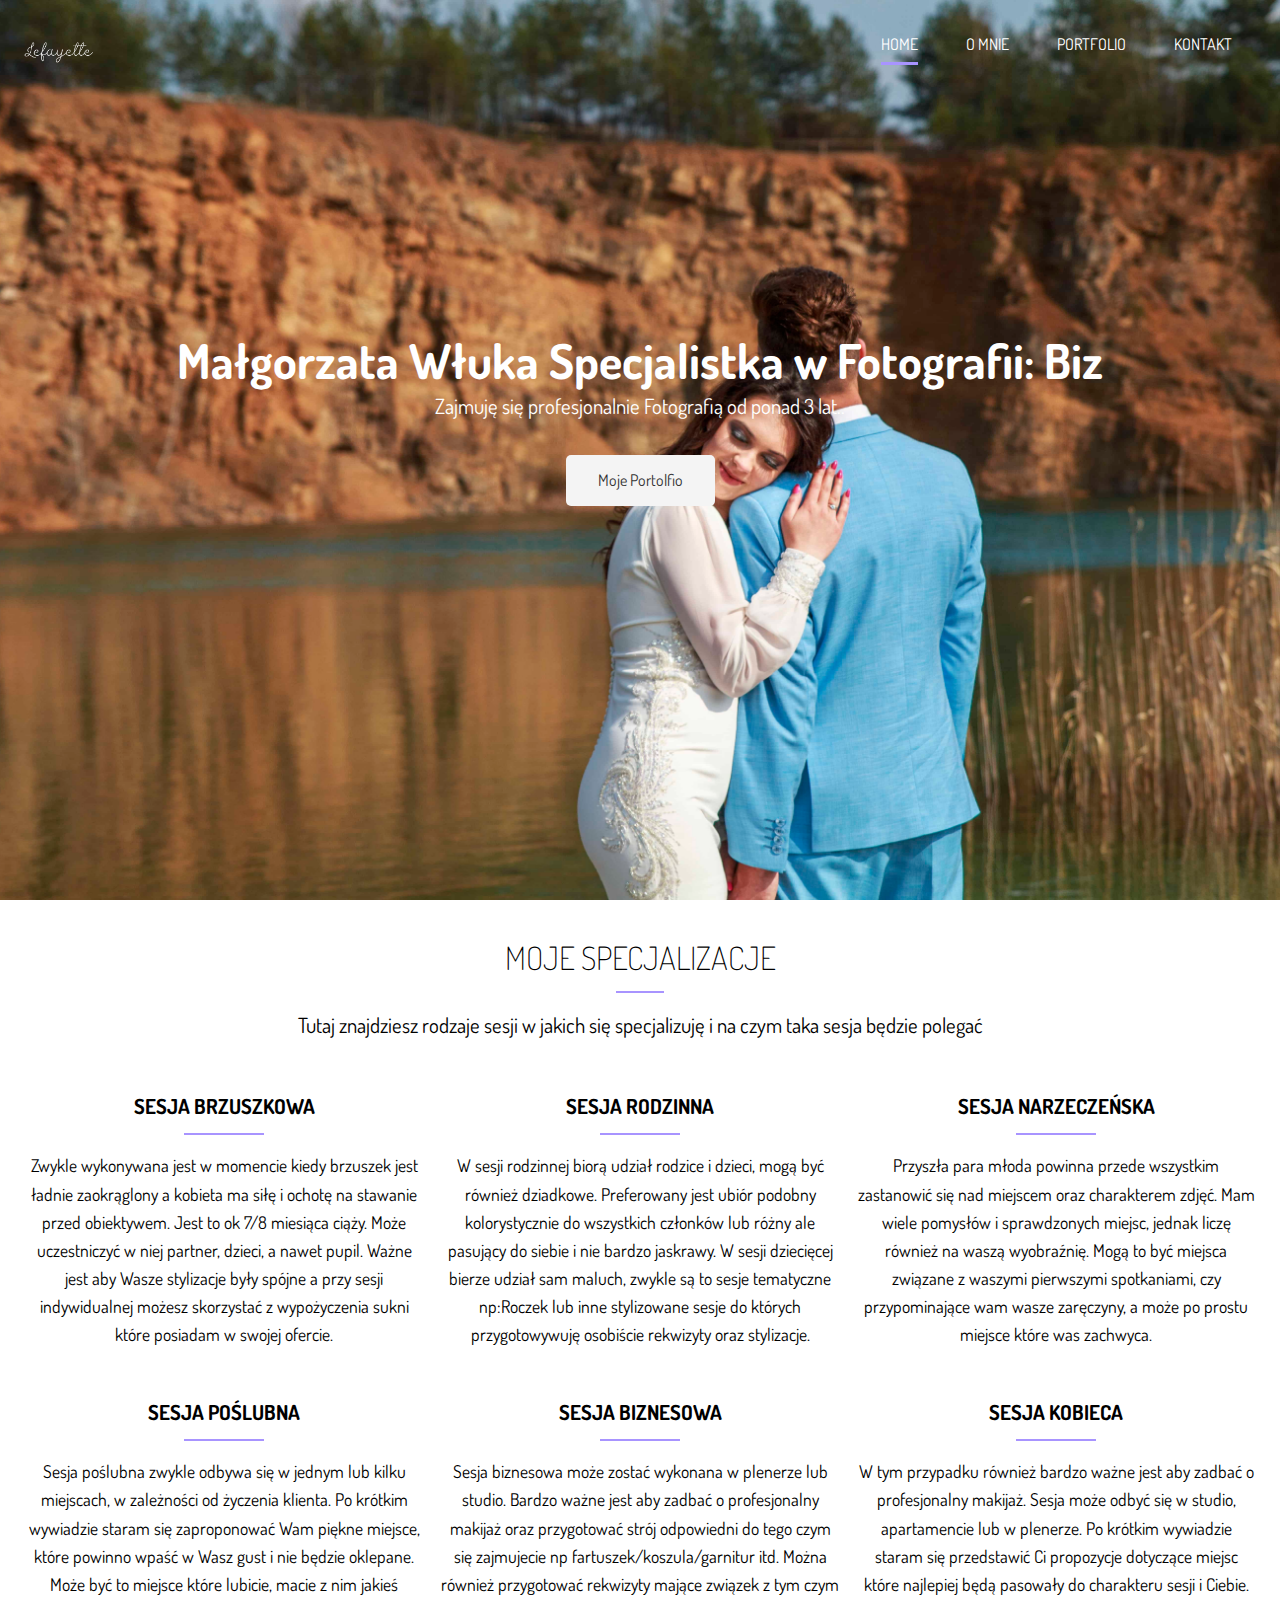
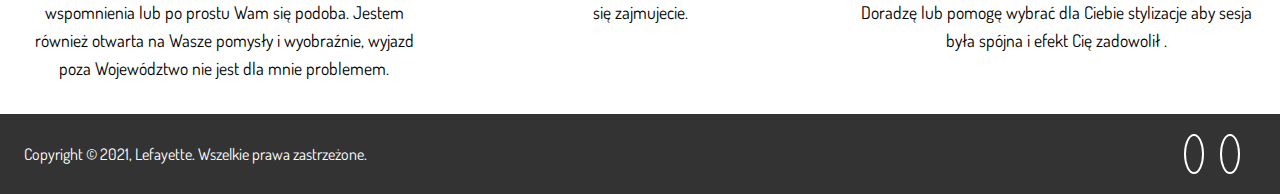
<file: index.html>
<!DOCTYPE html>
<html lang="en">
  <head>
    <meta charset="UTF-8" />
    <meta name="viewport" content="width=device-width, initial-scale=1.0" />
    <meta http-equiv="X-UA-Compatible" content="ie=edge" />
    <link
      rel="stylesheet"
      href="https://use.fontawesome.com/releases/v5.7.2/css/all.css"
      integrity="sha384-fnmOCqbTlWIlj8LyTjo7mOUStjsKC4pOpQbqyi7RrhN7udi9RwhKkMHpvLbHG9Sr"
      crossorigin="anonymous"
    />
    <link
      href="https://fonts.googleapis.com/css?family=Dosis"
      rel="stylesheet"
    />
    <link rel="stylesheet" href="main.css" />
    <link rel="shortcut icon" type="image/x-icon" href="/favicon.ico">
    <title>Lefayette | Małogorzata Włuka</title>
  </head>
  <body>
    <!-- Header -->
    <header id="header-home">
      <div class="container">
        <nav id="main-nav">
          <img src="img/Lefayette.png" alt="My Portfolio" id="logo" />
          <ul>
            <li><a href="index.html" class="current">Home</a></li>
            <li class='navbar-li-2'><a href="about.html">O Mnie</a></li>
            <li><a href="work.html">Portfolio</a></li>
            <li><a href="contact.html">Kontakt</a></li>
          </ul>
        </nav>
        <div class="header-content">
          <h1>
            Małgorzata Włuka Specjalistka w Fotografii:
            <span
              class="txt-type"
              data-wait="3000"
              data-words='["Biznesowej", "Rodzinnej", "Ślubnej", "Narzeczeńskiej", "Kobiecej", "Brzuszkowej"]'
            ></span>
          </h1>
          <p class="lead">
            Zajmuję się profesjonalnie Fotografią od ponad 3 lat..
          </p>
          <a href="work.html" class="btn-light">Moje Portolfio</a>
        </div>
      </div>
    </header>

    <!-- Section A: Specialize -->
    <section id="home-a" class="text-center py-2">
      <div class="container">
        <h2 class="section-title">Moje Specjalizacje</h2>
        <div class="bottom-line"></div>
        <p class="lead">
          Tutaj znajdziesz rodzaje sesji w jakich się specjalizuję i na czym taka sesja będzie polegać

        </p>
        <div class="specials">
          <div class='specials-line'>
            <i class="fas fa-camera fa-2x"></i>
            <h3>Sesja Brzuszkowa</h3>
            <div class="bottom-line-2"></div>
            <p>
              Zwykle wykonywana jest w momencie kiedy brzuszek jest ładnie zaokrąglony a kobieta ma siłę i ochotę na stawanie przed obiektywem. Jest to ok 7/8 miesiąca ciąży. Może uczestniczyć w niej partner, dzieci, a nawet pupil.
              Ważne jest aby Wasze stylizacje były spójne a przy sesji indywidualnej możesz skorzystać z wypożyczenia sukni które posiadam w swojej ofercie.
            </p>
          </div>
          <div class='specials-line'>
            <i class="fas fa-camera fa-2x"></i>
            <h3>Sesja Rodzinna</h3>
            <div class="bottom-line-2"></div>
            <p>
              W sesji rodzinnej biorą udział rodzice i dzieci, mogą być również dziadkowe. Preferowany jest ubiór podobny kolorystycznie do wszystkich członków lub różny ale pasujący do siebie i nie bardzo jaskrawy. 
              W sesji dziecięcej bierze udział sam maluch, zwykle są to sesje tematyczne np:Roczek lub inne stylizowane sesje do których przygotowywuję osobiście rekwizyty oraz stylizacje.
            </p>
          </div>
          <div class='specials-line'>
            <i class="fas fa-camera fa-2x"></i>
            <h3>Sesja Narzeczeńska </h3>
            <div class="bottom-line-2"></div>
            <p>
              Przyszła para młoda powinna przede wszystkim zastanowić się nad miejscem oraz charakterem zdjęć. Mam wiele pomysłów i sprawdzonych miejsc, jednak liczę również na waszą wyobraźnię. Mogą to być miejsca związane z waszymi pierwszymi spotkaniami, czy przypominające wam wasze zaręczyny,  a może po prostu miejsce które was zachwyca. 
            </p>
          </div>

        </div>
        <div class="specials2">
          <div class='specials-line specials-line-2'> 
            <i class="fas fa-camera fa-2x"></i>
            <h3>Sesja Poślubna</h3>
            <div class="bottom-line-2"></div>
            <p>
              Sesja poślubna zwykle odbywa się w jednym lub kilku miejscach, w zależności od życzenia klienta. Po krótkim wywiadzie staram się zaproponować Wam piękne miejsce, które powinno wpaść w Wasz gust i nie będzie oklepane. Może być to  miejsce które lubicie, macie z nim jakieś wspomnienia lub po prostu Wam się podoba. Jestem również  otwarta na Wasze pomysły i wyobraźnie, wyjazd poza Województwo nie jest dla mnie problemem.
            </p>
          </div>
          <div class='specials-line'>
            <i class="fas fa-camera fa-2x"></i>
              <h3>Sesja Biznesowa</h3>
              <div class="bottom-line-2"></div>
              <p>
                Sesja biznesowa może zostać wykonana w plenerze lub studio. Bardzo ważne jest aby zadbać o profesjonalny makijaż oraz przygotować strój odpowiedni do tego czym się zajmujecie np fartuszek/koszula/garnitur itd. Można również przygotować rekwizyty mające związek z tym czym się zajmujecie.
              </p>
          </div>
          <div >
              <i class="fas fa-camera fa-2x"></i>
              <h3>Sesja Kobieca</h3>
              <div class="bottom-line-2"></div>
              <p>
               
                W tym przypadku również bardzo ważne jest aby zadbać o profesjonalny makijaż. Sesja może odbyć się w studio, apartamencie lub w plenerze. Po krótkim wywiadzie staram się przedstawić Ci propozycje dotyczące miejsc które najlepiej będą pasowały do charakteru sesji i Ciebie. Doradzę lub pomogę  wybrać dla Ciebie stylizacje aby sesja była spójna i efekt Cię  zadowolił .
              </p>
          </div>
        </div>
      </div>
    </section>

    

    

    <!-- Footer -->
    <footer id="main-footer">
      <div class="footer-content container">
        <p>Copyright &copy; 2021, Lefayette. Wszelkie prawa zastrzeżone.</p>
        <div class="social">
          <i><a href="https://www.facebook.com/lefayettefoto" class="fab fa-facebook"></a></i>
          <i><a href="https://www.instagram.com/gosiawluka/" class="fab fa-instagram"></a></i>
        </div>
      </div>
    </footer>

    <!-- Type Effect Tutorial: https://www.youtube.com/watch?v=POX3dT-pB4E -->
    <script src="js/typewriter.js"></script>
  </body>
</html>
</file>
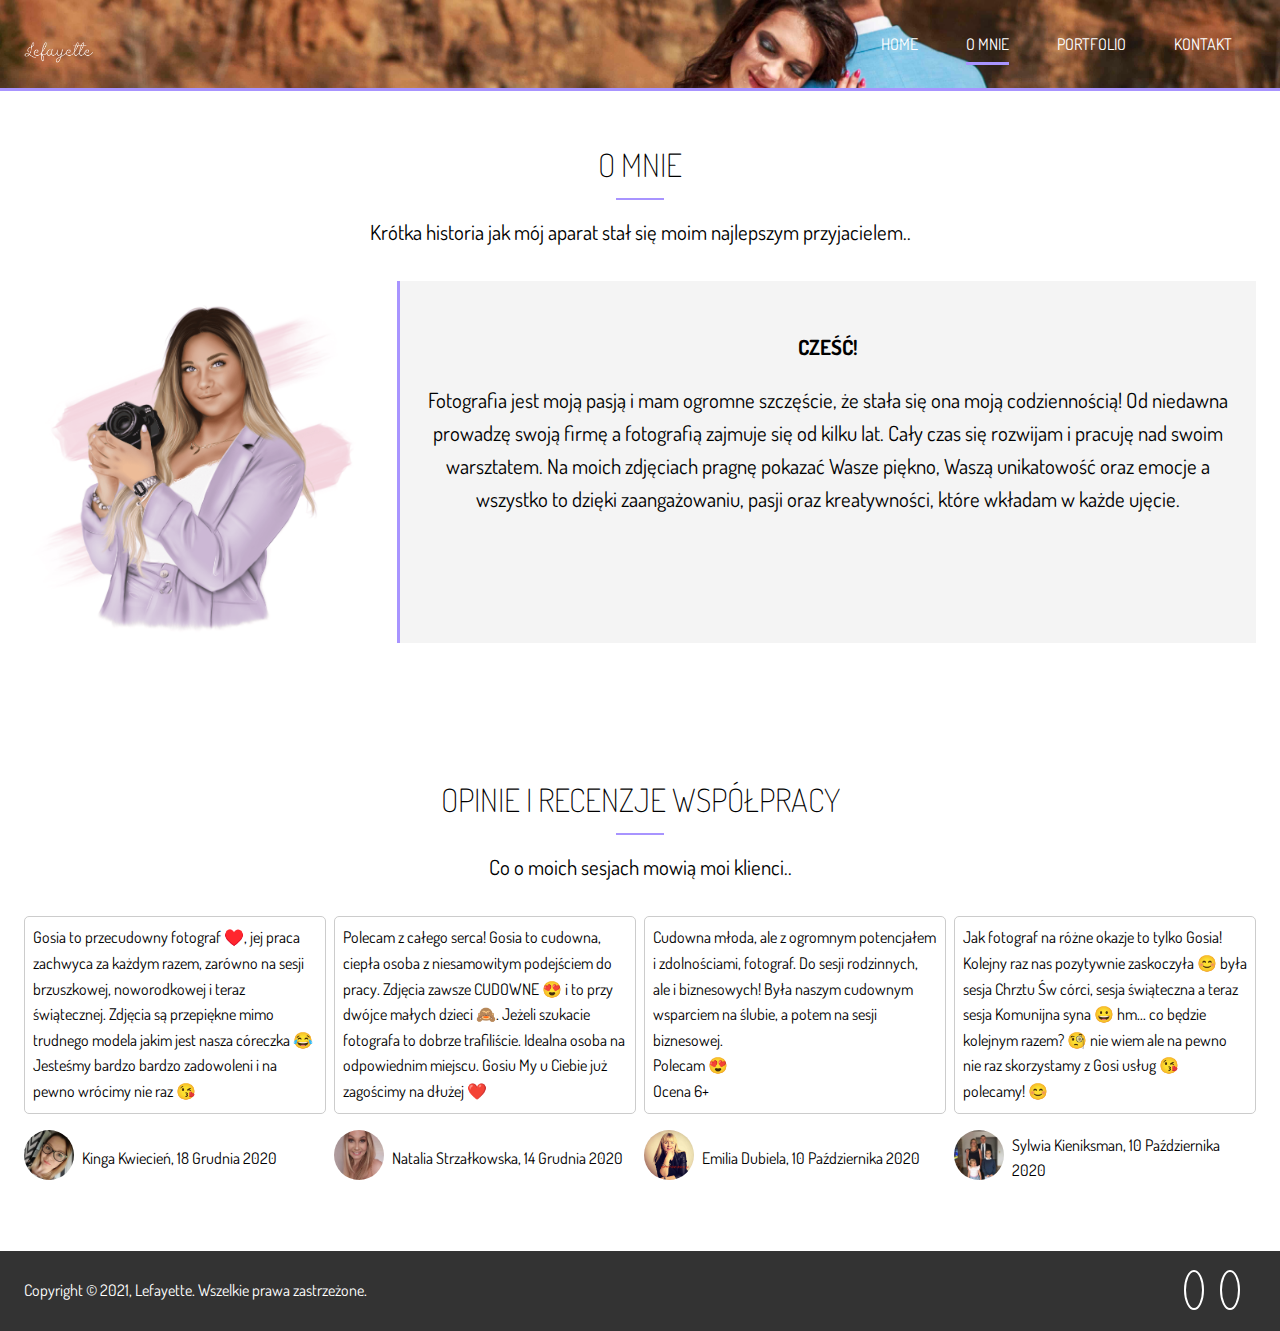
<file: about.html>
<!DOCTYPE html>
<html lang="en">
  <head>
    <meta charset="UTF-8" />
    <meta name="viewport" content="width=device-width, initial-scale=1.0" />
    <meta http-equiv="X-UA-Compatible" content="ie=edge" />
    <link
      rel="stylesheet"
      href="https://use.fontawesome.com/releases/v5.7.2/css/all.css"
      integrity="sha384-fnmOCqbTlWIlj8LyTjo7mOUStjsKC4pOpQbqyi7RrhN7udi9RwhKkMHpvLbHG9Sr"
      crossorigin="anonymous"
    />
    <link
      href="https://fonts.googleapis.com/css?family=Dosis"
      rel="stylesheet"
    />
    <link rel="stylesheet" href="main.css" />
    <title>Lefayette | O Mnie</title>
  </head>
  <body>
    <!-- Header -->
    <header id="header-inner">
      <div class="container">
        <nav id="main-nav">
          <img src="img/Lefayette.png" alt="My Portfolio" id="logo" />
          <ul>
            <li><a href="index.html">Home</a></li>
            <li><a href="about.html" class="current">O Mnie</a></li>
            <li><a href="work.html">Portfolio</a></li>
            <li><a href="contact.html">Kontakt</a></li>
          </ul>
        </nav>
      </div>
    </header>

    <!-- Section A: Info -->
    <section id="about-a" class="text-center py-3">
      <div class="container">
        <h2 class="section-title">O Mnie</h2>
        <div class="bottom-line"></div>
        <p class="lead">
          Krótka historia jak mój aparat stał się moim najlepszym przyjacielem..
        </p>
        <div class="about-info">
          <div>
          <img src="img/wluka03.png" alt="" class="bio-image" />
           </div>
          <div class="bio bg-light">
            <div class="bio-content">
              <h4>Cześć!</h4>
              <p>        
                Fotografia jest moją pasją i mam ogromne szczęście, że stała się ona moją codziennością! Od niedawna prowadzę swoją firmę a fotografią zajmuje się od kilku lat.
                Cały czas się rozwijam i pracuję nad swoim warsztatem.
                Na moich zdjęciach pragnę pokazać Wasze piękno, Waszą unikatowość oraz  emocje a wszystko to dzięki zaangażowaniu, pasji oraz kreatywności, które wkładam w każde ujęcie.
              </p>
            </div>
          </div>
          
        </div>
      </div>
    </section>

    

    <!-- Section D: Testimonials -->
    <section id="about-d" class="py-4">
      <div class="container">
        <h2 class="section-title">Opinie i Recenzje Współpracy </h2>
        <div class="bottom-line"></div>
        <p class="lead text-center">Co o moich sesjach mowią moi klienci..</p>
        <div class="testimonials">
          <div>
            <p>
              Gosia to przecudowny fotograf ♥️, jej praca zachwyca za każdym razem, zarówno na sesji brzuszkowej, noworodkowej i teraz świątecznej. Zdjęcia są przepiękne mimo trudnego modela jakim jest nasza córeczka 😂
              Jesteśmy bardzo bardzo zadowoleni i na pewno wrócimy nie raz 😘
            </p>
            <ul>
              <li><img src="img/kinga.jpeg" alt="" /></li>
              <li>Kinga Kwiecień, 18 Grudnia 2020</li>
            </ul>
          </div>
          <div>
            <p>
              Polecam z całego serca! Gosia to cudowna, ciepła osoba z niesamowitym podejściem do pracy. Zdjęcia zawsze CUDOWNE 😍 i to przy dwójce małych dzieci 🙈. Jeżeli szukacie fotografa to dobrze trafiliście. Idealna osoba na odpowiednim miejscu. Gosiu My u Ciebie już zagościmy na dłużej ❤️
            </p>
            <ul>
              <li><img src="img/Natalia.jpeg" alt="" /></li>
              <li>Natalia Strzałkowska, 14 Grudnia 2020</li>
            </ul>
          </div>
          <div>
            <p>
              Cudowna młoda, ale z ogromnym potencjałem i zdolnościami, fotograf.
              Do sesji rodzinnych, ale i biznesowych! 
              Była naszym cudownym wsparciem na ślubie, a potem na sesji biznesowej. 
               <br>
              Polecam 😍
              <br>
              Ocena 6+
              
            </p>
            <ul>
              <li><img src="img/dubiela.jpeg" alt="" /></li>
              <li>Emilia Dubiela, 10 Października 2020</li>
            </ul>
          </div>
          <div>
            <p>
              Jak fotograf na różne okazje to tylko Gosia! Kolejny raz nas pozytywnie zaskoczyła 😊 była sesja Chrztu Św córci, sesja świąteczna a teraz sesja Komunijna syna 😀 hm... co będzie kolejnym razem? 🧐 nie wiem ale na pewno nie raz skorzystamy z Gosi usług 😘 <br>polecamy! 😊
            </p>
            <ul>
              <li><img src="img/sylwia.jpeg" alt="" /></li>
              <li>Sylwia Kieniksman, 10 Października 2020</li>
            </ul>
          </div>
        </div>
      </div>
    </section>

    <!-- Footer -->
    <footer id="main-footer">
      <div class="footer-content container">
        <p>Copyright &copy; 2021, Lefayette. Wszelkie prawa zastrzeżone.</p>
        <div class="social">
          <i><a href="https://www.facebook.com/lefayettefoto" class="fab fa-facebook"></a></i>
          <i><a href="https://www.instagram.com/gosiawluka/" class="fab fa-instagram"></a></i>
        </div>
      </div>
    </footer>
  </body>
</html>
</file>
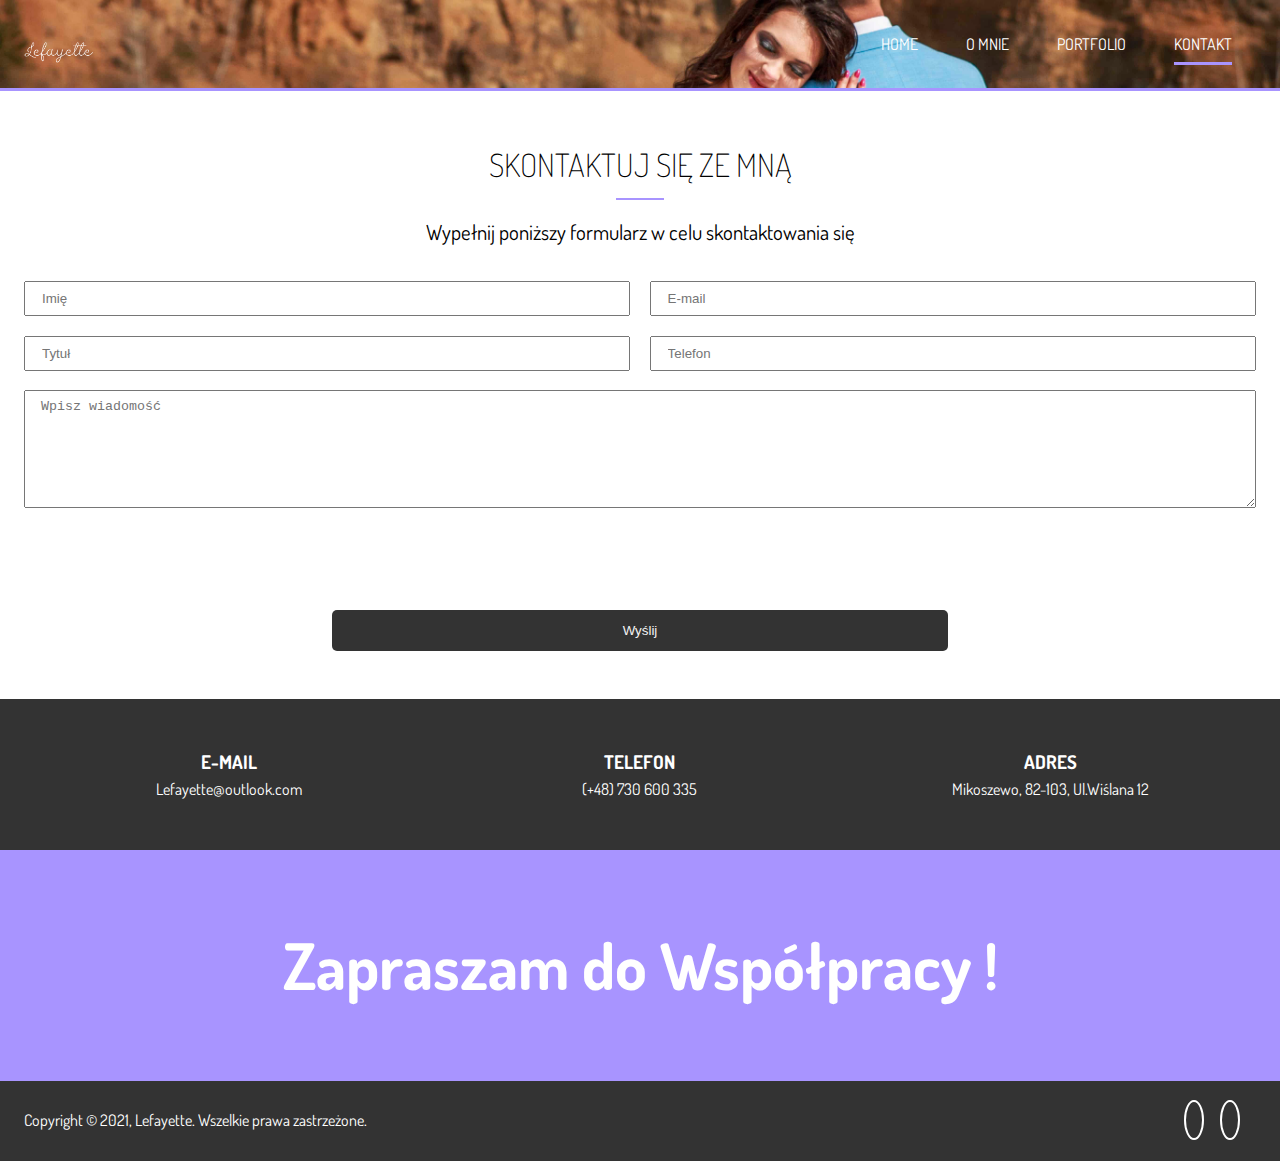
<file: contact.html>
<!DOCTYPE html>
<html lang="en">
  <head>
    <meta charset="UTF-8" />
    <meta name="viewport" content="width=device-width, initial-scale=1.0" />
    <meta http-equiv="X-UA-Compatible" content="ie=edge" />
    <link
      rel="stylesheet"
      href="https://use.fontawesome.com/releases/v5.7.2/css/all.css"
      integrity="sha384-fnmOCqbTlWIlj8LyTjo7mOUStjsKC4pOpQbqyi7RrhN7udi9RwhKkMHpvLbHG9Sr"
      crossorigin="anonymous"
    />
    <link
      href="https://fonts.googleapis.com/css?family=Dosis"
      rel="stylesheet"
    />
    <link rel="stylesheet" href="main.css" />
    <title>Lefayette | Kontakt</title>
  </head>
  <body>
    <!-- Header -->
    <header id="header-inner">
      <div class="container">
        <nav id="main-nav">
          <img src="img/Lefayette.png" alt="My Portfolio" id="logo" />
          <ul>
            <li><a href="index.html">Home</a></li>
            <li><a href="about.html">O Mnie</a></li>
            <li><a href="work.html">Portfolio</a></li>
            <li><a href="contact.html" class="current">Kontakt</a></li>
          </ul>
        </nav>
      </div>
    </header>

    <!-- Section A: Contact Form -->
    <section id="contact-a" class="text-center py-3">
      <div class="container">
        <h2 class="section-title">Skontaktuj się ze mną</h2>
        <div class="bottom-line"></div>
        <p class="lead">Wypełnij poniższy formularz w celu skontaktowania się</p>
        <form method="POST" data-netlify="true" data-netlify-recaptcha="true">
          <div class="text-fields">
            <input
              type="text"
              class="text-input name-input"
              placeholder="Imię "
              name="name"
            />
            <input
              type="text"
              class="text-input subject-input"
              placeholder="Tytuł"
              name="subject"
            />
            <input
              type="email"
              class="text-input email-input"
              placeholder="E-mail"
              name="email"
            />
            <input
              type="text"
              class="text-input phone-input"
              placeholder="Telefon"
              name="phone"
            />
            <textarea
              class="text-input message-input"
              placeholder="Wpisz wiadomość"
              name="message"
            ></textarea>
            <div class="my-2">
              <div data-netlify-recaptcha="true"></div>
            </div>
          </div>
          <button type="submit" class="btn-dark">Wyślij</button>
        </form>
      </div>
    </section>

    <!-- Section B: Contact Info -->
    <section id="contact-b" class="py-3 bg-dark">
      <div class="container">
        <div class="contact-info">
          <div>
            <i class="fas fa-envelope fa-2x"></i>
            <h3>E-mail</h3>
            <p>Lefayette@outlook.com</p>
          </div>
          <div>
            <i class="fas fa-phone fa-2x"></i>
            <h3>Telefon</h3>
            <p>(+48) 730 600 335</p>
          </div>
          <div>
            <i class="fas fa-address-card fa-2x"></i>
            <h3>Adres</h3>
            <p>Mikoszewo,  82-103,  Ul.Wiślana 12  </p>
             
          </div>
        </div>
      </div>
    </section>

    <!-- Section C: Tagline -->
    <section id="contact-c" class="bg-main py-4">
      <div class="container">
        <h1>Zapraszam do Współpracy !</h1>
      </div>
    </section>

    <!-- Footer -->
    <footer id="main-footer">
      <div class="footer-content container">
        <p>Copyright &copy; 2021, Lefayette. Wszelkie prawa zastrzeżone.</p>
        <div class="social">
          <i><a href="https://www.facebook.com/lefayettefoto" class="fab fa-facebook"></a></i>
          <i><a href="https://www.instagram.com/gosiawluka/" class="fab fa-instagram"></a></i>
        </div>
      </div>
    </footer>
  </body>
</html>
</file>
<file: main.css>
.container {
  max-width: 1280px;
  padding: 0 1.5rem;
  margin: auto;
  overflow: hidden; }

.btn-main, .btn-light, .btn-dark {
  display: inline-block;
  padding: 0.8rem 2rem;
  transition: all 0.5s;
  border: none;
  cursor: pointer; }

.btn-main {
  color: #333;
  background-color: #a894ff; }

.btn-light {
  color: #333;
  background-color: #f4f4f4;
  border-radius: 5px;
}

.btn-dark {
  color: #f4f4f4;
  background-color: #333; 
   border-radius: 5px;
}

button[class^='btn-']:hover,
a[class^='btn-']:hover,
input[class^='btn-']:hover {
  background-color: #a894ff; }

.bg-main {
  background: #a894ff;
  color: #fff; }

.bg-dark {
  background: #333;
  color: #fff; }

.bg-light {
  background: #f4f4f4;
  color: #000; }

.bg-medium {
  background: #ccc;
  color: #000; }

.lead {
  font-size: 1.3rem;
  margin-bottom: 2rem; }

.text-center {
  text-align: center; }

.py-1 {
  padding: 1rem 0; }

.py-2 {
  padding: 2rem 0; }

.py-3 {
  padding: 3rem 0; }

.py-4 {
  padding: 4rem 0; }

.my-1 {
  margin: 1rem 0; }

.my-2 {
  margin: 2rem 0; }

.my-3 {
  margin: 3rem 0; }

.my-4 {
  margin: 4rem 0; }

.section-title {
  font-size: 2rem;
  display: block;
  padding-bottom: 0.5rem;
  text-align: center;
  font-weight: 100;
  text-transform: uppercase; }

.bottom-line {
  height: 2px;
  width: 3rem;
  background: #a894ff;
  display: block;
  margin: 0 auto 1rem auto; }

  .bottom-line-2 {
    height: 2px;
    width: 5rem;
    background: #a894ff;
    display: block;
    margin: 10px auto 1rem auto; }

.items {
  display: grid;
  
  box-shadow: 0 5px 10px 0 rgba(0, 0, 0, 0.3); }

.item {
  position: relative;
  background: #a894ff;
  overflow: hidden; }
  .item::after {
    content: '';
    position: absolute;
    display: block;
    background: inherit;
    opacity: 0.9;
    top: 0;
    left: 0;
    width: 100%;
    height: 100%;
    transform: scale(2) translateX(-75%) translateY(-75%) rotate(-28deg);
    transition: transform 3s cubic-bezier(0.2, 1, 0.3, 1); }
  .item:hover:after {
    transform: scale(2) translateX(0) translateY(0) rotate(-28deg); }
  .item:hover .item-image {
    transform: scale(1.2); }
  .item:hover .item-text {
    opacity: 1;
    transform: translateY(0); }
  .item-image {
    height: auto;
    transform: translateZ(0);
    display: block;
    transition: transform 750ms cubic-bezier(0.2, 1, 0.3, 1); }
  .item-image:before {
    content: '';
    display: block;
    padding-top: 75%;
    overflow: hidden; }
  .item-image img {
    position: absolute;
    top: 0;
    left: 0;
    width: 100%;
    height: auto;
    line-height: 0; }
  .item-text {
    position: absolute;
    top: 0;
    left: 0;
    bottom: 0;
    right: 0;
    opacity: 0;
    text-align: center;
    z-index: 1;
    color: #fff;
    transform: translateY(-20%);
    transition: opacity 500ms cubic-bezier(0.2, 1, 0.3, 1), transform 500ms cubic-bezier(0.2, 1, 0.3, 1);
    transition-delay: 300ms; }
  .item-text-wrap {
    position: absolute;
    width: 100%;
    top: 50%;
    transform: translateY(-50%); }
  .item-text-title {
    font-size: 2rem;
    padding: 0 1rem;
    margin: 5px 0 0 0; }
  .item-text-category {
    text-transform: uppercase;
    font-size: 1.2rem;
    opacity: 0.7;
    margin: 0; }

* {
  margin: 0;
  padding: 0; }

body {
  font-family: 'Dosis', sans-serif;
  line-height: 1.6;
  background: #fff; }

a {
  text-decoration: none;
  color: #333; }

ul {
  list-style: none; }

h2,
h3,
h4 {
  text-transform: uppercase; }

img {
  width: 100%; }

#logo {
 width: 70px;
 height: 70px;
}

#main-nav {
  display: flex;
  justify-content: space-between;
  padding-top: 1rem; }
  #main-nav ul {
    display: flex; }
  #main-nav li {
    padding: 1rem 1.5rem; }
  #main-nav a {
    text-decoration: none;
    color: #fff;
    text-transform: uppercase;
    border-bottom: 3px transparent solid;
    padding-bottom: 0.5rem;
    transition: border-color 0.5s; }
    #main-nav a:hover {
      border-color: #ccc; }
    #main-nav a.current {
      border-color: #a894ff; }

#header-home {
  background: url("img/cover.jpg") no-repeat center right/cover;
  height: 100vh;
  color: #fff; }
  #header-home .header-content {
    text-align: center;
    padding-top: 20%; }
    #header-home .header-content h1 {
      font-size: 3rem;
      line-height: 1.2; }

#header-inner {
  background: url("img/cover.jpg") no-repeat 20% 48%/cover;
  height: 5.5rem;
  border-bottom: 3px solid #a894ff; }

  
#home-a .specials {
  margin-top: 3rem;
  display: grid;
  grid-gap: 1rem;
  grid-template-columns: repeat(3, 1fr);
  font-size: 1.1rem;
 }
  #home-a .specials .fas ,.specials2 .fas{
    color: #a894ff;
    padding-bottom: 0.4rem; }

.specials2 {
  display: grid;
  grid-gap: 1rem;
  grid-template-columns: repeat(3, 1fr);
  margin-top: 3rem;
  font-size: 1.1rem;
}

#home-b .stats {
  display: grid;
  grid-template-columns: repeat(4, 1fr); }
  #home-b .stats li {
    line-height: 2; }
    #home-b .stats li.stats-title {
      font-size: 1.5rem; }
    #home-b .stats li.stats-number {
      font-size: 2rem;
      font-weight: bold; }
  #home-b .stats div {
    padding: 3rem 0; }
    #home-b .stats div:nth-child(odd) {
      background: #f4f4f4; }
    #home-b .stats div:nth-child(even) {
      background: #ccc; }

#home-c .process {
  display: grid;
  grid-template-columns: repeat(4, 1fr);
  grid-gap: 1.5rem;
  text-align: center; }
  #home-c .process-step {
    position: absolute;
    top: 0;
    right: 0;
    font-size: 28px;
    background: #a894ff;
    color: #fff;
    border-radius: 50%;
    height: 15px;
    width: 15px;
    line-height: 15px;
    padding: 1rem;
    transition: all 1s; }
  #home-c .process-icon {
    border-radius: 50%;
    background: #333;
    color: #fff;
    padding: 2rem;
    width: 70px;
    height: 70px;
    line-height: 70px;
    text-align: center;
    position: relative;
    transition: all 1s; }
    #home-c .process-icon:hover {
      background: #a894ff;
      width: 90px;
      height: 90px;
      line-height: 90px; }
      #home-c .process-icon:hover .process-step {
        background: #333;
        color: #fff; }

#about-a .about-info {
  display: grid;
  grid-template-areas: 'bioimage bio bio' 'aw1 aw2 aw3';
  grid-gap: 1.2rem; }

#about-a .bio-image {
  grid-area: bioimage; }
  
  .bio-content {
    
    padding-top: 2.3rem;
  }
  
.bio p {
    font-size: 1.3rem;
    
  }

  .bio h4 {
    margin-bottom: 1.2rem;
    font-weight: bold;
    font-size: 1.3rem;
  }

#about-a .bio {
  grid-area: bio;
  border-left: 3px solid #a894ff;
  padding: 0.8rem; }

#about-a .award-1 {
  grid-area: aw1; }

#about-a .award-2 {
  grid-area: aw2; }

#about-a .award-3 {
  grid-area: aw3; }

#about-a .award-1 .fas,
#about-a .award-2 .fas,
#about-a .award-3 .fas {
  color: #a894ff;
  margin: 1rem; }

#about-b .progress {
  overflow: hidden;
  height: 20px;
  background: #ccc;
  border-radius: 5px;
  margin-bottom: 0.6rem; }
  #about-b .progress div {
    height: 100%;
    color: #fff;
    text-align: center;
    background: #a894ff; }

#about-c .about-logos {
  display: grid;
  grid-template-columns: repeat(4, 1fr);
  grid-gap: 2rem; }
  #about-c .about-logos img {
    width: 70%; }

#about-d .testimonials {
  display: grid;
  grid-template-columns: repeat(4, 1fr);
  grid-gap: 0.5rem; }
  #about-d .testimonials ul {
    list-style: none;
    margin-top: 1rem;
    display: flex;
    align-items: center; }
  #about-d .testimonials p {
    border: 1px solid #ccc;
    border-radius: 5px;
    padding: 0.5rem; }
  #about-d .testimonials img {
    width: 50px;
    height: 50px;
    border-radius: 50%;
    margin-right: 0.5rem; }

    #contact-a {
      align-items: center;
    }

#contact-a .text-fields {
  display: grid;
  grid-template-areas: 'name email' 'subject phone' 'message message';
  grid-gap: 1.2rem;
  margin-bottom: 1.2rem; }
  #contact-a .text-fields .name-input {
    grid-area: name; }
  #contact-a .text-fields .subject-input {
    grid-area: subject; }
  #contact-a .text-fields .email-input {
    grid-area: email; }
  #contact-a .text-fields .phone-input {
    grid-area: phone; }
  #contact-a .text-fields .message-input {
    grid-area: message;
    height: 100px; }
  #contact-a .text-fields .text-input {
    padding: 0.5rem 1rem; }
    .text-input:focus {
      outline:none;
    }

#contact-a button[type='submit'] {
  width: 50%; }

#contact-b .contact-info {
  display: grid;
  grid-template-columns: repeat(3, 1fr);
  text-align: center; }

#contact-c h1 {
  text-align: center;
  font-size: 4rem; }

#main-footer {
  background: #333;
  color: #fff;
  height: 5rem; }
  #main-footer .footer-content {
    display: flex;
    justify-content: space-between;
    height: 5rem;
    align-items: center; }
    #main-footer .footer-content .social .fab {
      cursor: pointer;
      color: white;
      margin-right: 1rem;
      border: 2px #fff solid;
      border-radius: 50%;
      height: 20px;
      width: 20px;
      line-height: 20px;
      text-align: center;
      padding: 0.5rem; }
      #main-footer .footer-content .social .fab:hover {
        background: #a894ff; }

        .photo {
          display: flex;
          flex-direction: column;
          align-items: center;
          text-align: center;
          
          height: 380px;
          padding-left: 5px;
          padding-right: 5px;
          border-radius: 5px;
          
        }
        .photo h4 {
          padding-top:1rem;
        }
        .portfolio-header h4 {
         margin-top: 2rem;
        }

         .section-title-portfolio {
          font-size: 2rem;
          margin-top: 2.5rem;
          display: block;
          padding-bottom:0.4rem;
          text-align: center;
          font-weight: 100;
          text-transform: uppercase;
         }
      .lead-portfolio {
        text-align: center;
        font-size: 1.3rem;
      }
        .portfolio .container {
          max-width: 1280px;
        }
  .portfolio-content-1 {
    display: grid;
   grid-template-columns: repeat(3,1fr);
   justify-content: center;
   align-items: center;
   
  }
  .portfolio-content-1 .photo-container  {
      position: relative;
  }
   .photo-lead {
    
      transition: .5s ease;
      opacity: 0;
      position: absolute;
      top: 50%;
      left: 50%;
      transform: translate(-50%, -50%);
      -ms-transform: translate(-50%, -50%);
      text-align: center;
   }
    .img {
    opacity: 1;
    display: block;
    width: 100%;
    height: auto;
    transition: .5s ease;
    backface-visibility: hidden;
    border-radius: 5px;
   }
   .photo-container:hover .img {
    opacity: 0.3;
  }
  
  .photo-container:hover .photo-lead {
    opacity: 1;
  }
  
  .photo .h4 {
    display: block;
    margin-bottom: 1.5rem;
    border-bottom: 1px #a894ff solid;
    max-width: 300px;
    text-align: center;
    align-items:center;

  }
  
  .photo-text {
    border-radius: 5px;
    background-color: #ae9dfa;
    color: white;
    font-size: 16px;
    padding: 11px 32px;
  }
  

@media (max-width: 660px) {
  
    #home-a .specials .specials-line {
      border-bottom: 1px rgba(124, 123, 123, 0.466) solid ;
      margin-bottom: 1rem;
      padding-bottom: 3rem;

    }
    #home-a .specials2 .specials-line {
      border-bottom: 1px rgba(124, 123, 123, 0.466) solid ;
      margin-bottom: 1rem;
      padding-bottom: 3rem;
    }
    #home-a .specials2 .specials-line-2{
      border-top:1px rgba(124, 123, 123, 0.466) solid ;
      margin-top: 0rem;
      padding-top: 2rem;
    }
    
     
      
      

  }
  @media (max-width:730px){
    .portfolio .portfolio-content-1 {
      display: flex;
      flex-direction: column;
      
    }
    
    .photo {
      
      width: 100%;
      height: auto;
      margin-top: auto;
      align-items: center;
    }
    
    .photo .h4 {
      display: block;
      margin-bottom: 1.5rem;
      border-bottom: 1px #a894ff solid;
      max-width: 300px;
      text-align: center;
      align-items:center;

    }
  }
  @media (max-width:1030px) {
    #header-home {
      height: 30rem; }
      #header-home .header-content {
        padding-top: 5rem; } 
    #about-a .about-info {
      display: flex;
      flex-direction: column;}
      #about-a .about-info img {
        width: 100%;
        height: 80%;
  }
  .portfolio-content-1 {
    display: grid;
    grid-template-columns: repeat(2,1fr);
    justify-content: center;
   align-items: center;
    
  }
  #about-a .bio-content h4 {
    font-size: 2rem;
  }
  #about-a .bio-content p {
    padding-bottom: 2rem;
    font-size: 1.5rem;
  }
  #about-d .testimonials {
    display: grid;
    grid-template-columns: repeat(2,1fr);
  }
}
  @media (max-width:800px) {
    #header-home {
      height: 30rem; }
      #header-home .header-content {
        padding-top: 5rem; } 
  }
@media (max-width: 500px) {
  #main-nav {
    flex-direction: column;
    align-items: center; }
    #main-nav li {
      padding: 0.9rem; }
  #header-home {
    height: 10rem;
    border-bottom: 3px solid #a894ff;
    background-position: 20% 30%; }
    #header-home .header-content {
      display: none; }
  #header-inner {
    height: 10rem; }
  #home-a .specials, .specials2,
  #home-b .stats,
  #home-c .process,
  #about-d .testimonials,
  #contact-b .contact-info,
  .items {
    grid-template-columns: 1fr; }
  
    #home-a .specials div:last-child {
      border: none;
      padding-bottom: 0; }
  #home-b .stats div {
    padding: 2rem 0 1rem 0; }
  #about-a .about-info {
    grid-template-areas: 'bioimage' 'bio' 'aw1' 'aw2' 'aw3'; }
    .bio p {
      font-size: 19px;
      margin-bottom: 2rem;
    }
    .bio h4 {
      margin-top: 0;
      padding-top: 0;
    }
    #about-d .testimonials div {
      border-bottom:1px rgba(124, 123, 123, 0.466) solid ;
      margin-bottom: 1rem;
      padding-bottom: 1rem;
      
    }
    #about-d .testimonials div:last-child {
      border: none;
      margin-bottom: 0;
      padding-bottom: 0; }
      
  #about-c {
    display: none; }
  #contact-a .text-fields {
    grid-template-areas: 'name' 'subject' 'email' 'phone' 'message'; }
  #contact-b div {
    margin-bottom: 1rem;
    padding-bottom: 1rem;
    border-bottom: 1px #555 solid; }
    #contact-b div:last-child {
      border: none;
      margin-bottom: 0;
      padding-bottom: 0; }
  #contact-c h1 {
    font-size: 1.9rem; }
  #main-footer {
    height: 7rem; }
    #main-footer .footer-content {
      flex-direction: column;
      padding: 1rem;
      height: 5rem; } 

      .portfolio-content-1 {
        display: flex;
        flex-direction: column;
      }
      
      .photo {
        
        width: 100%;
        height: auto;
        margin-top: auto
      }
      .footer-content {
        display: flex;
        flex-direction: column;
        justify-content: center;
        text-align: center;
      }
      .footer-content p {
        font-size: 0.99rem;
      }
       
    
    
    
    }
   

    @media (max-width:330px) {
      .footer-content p {
        font-size: 0.8rem;
      }
      .main-nav ul li a {
        font-size: 0.1rem;
      }
    }
@media (max-height: 580px) {
  #header-home .header-content {
    padding-top: 1.6rem; } 
  }
@media (max-height: 420px) {
  #header-home .header-content h1 {
    font-size: 2.5rem; } 
    .header-content {
      margin-top: 0.1rem;
    }
    .specials {
      display: grid;
      grid-template-columns: repeat(1,1fr);
    }
    #about-a .about-info {
    display: flex;
    flex-direction: column;}
    #about-a .about-info img {
      width: 80%;
    }
    #about-a .about-info .bio-content p {
      padding-bottom: 1rem;

    }
    #about-d .testimonials {
      display: grid;
      grid-template-columns: repeat(2,1fr);
    }

  }
  @media (max-height: 330px) {
    #header-home .header-content h1 {
      font-size: 2rem; } 
    }
</file>
